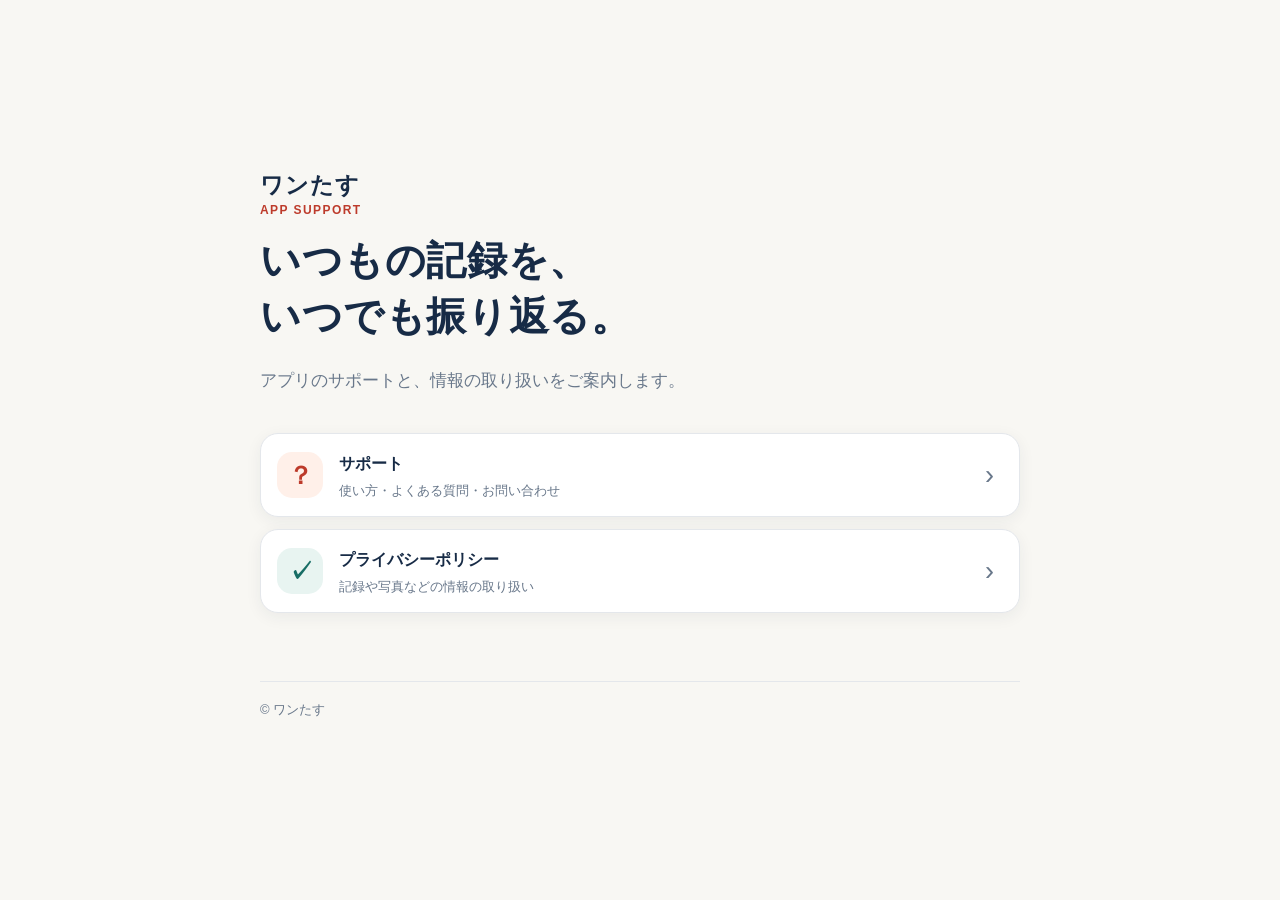
<file: index.html>
<!doctype html>
<html lang="ja">
<head>
  <meta charset="utf-8">
  <meta name="viewport" content="width=device-width, initial-scale=1">
  <meta name="description" content="ワンたすのプライバシーポリシーとサポート情報です。">
  <meta name="theme-color" content="#f8f7f3">
  <title>ワンたす｜サポートとプライバシー</title>
  <link rel="stylesheet" href="styles.css">
</head>
<body>
  <main class="home">
    <a class="brand" href="./" aria-label="ワンたす ホーム">ワンたす</a>
    <p class="eyebrow">APP SUPPORT</p>
    <h1>いつもの記録を、<br>いつでも振り返る。</h1>
    <p class="lead">アプリのサポートと、情報の取り扱いをご案内します。</p>
    <nav class="link-list" aria-label="ページ一覧">
      <a class="link-card" href="support/">
        <span class="link-icon" aria-hidden="true">？</span>
        <span><strong>サポート</strong><small>使い方・よくある質問・お問い合わせ</small></span>
        <span class="arrow" aria-hidden="true">›</span>
      </a>
      <a class="link-card" href="privacy/">
        <span class="link-icon privacy" aria-hidden="true">✓</span>
        <span><strong>プライバシーポリシー</strong><small>記録や写真などの情報の取り扱い</small></span>
        <span class="arrow" aria-hidden="true">›</span>
      </a>
    </nav>
    <footer>© ワンたす</footer>
  </main>
</body>
</html>
</file>
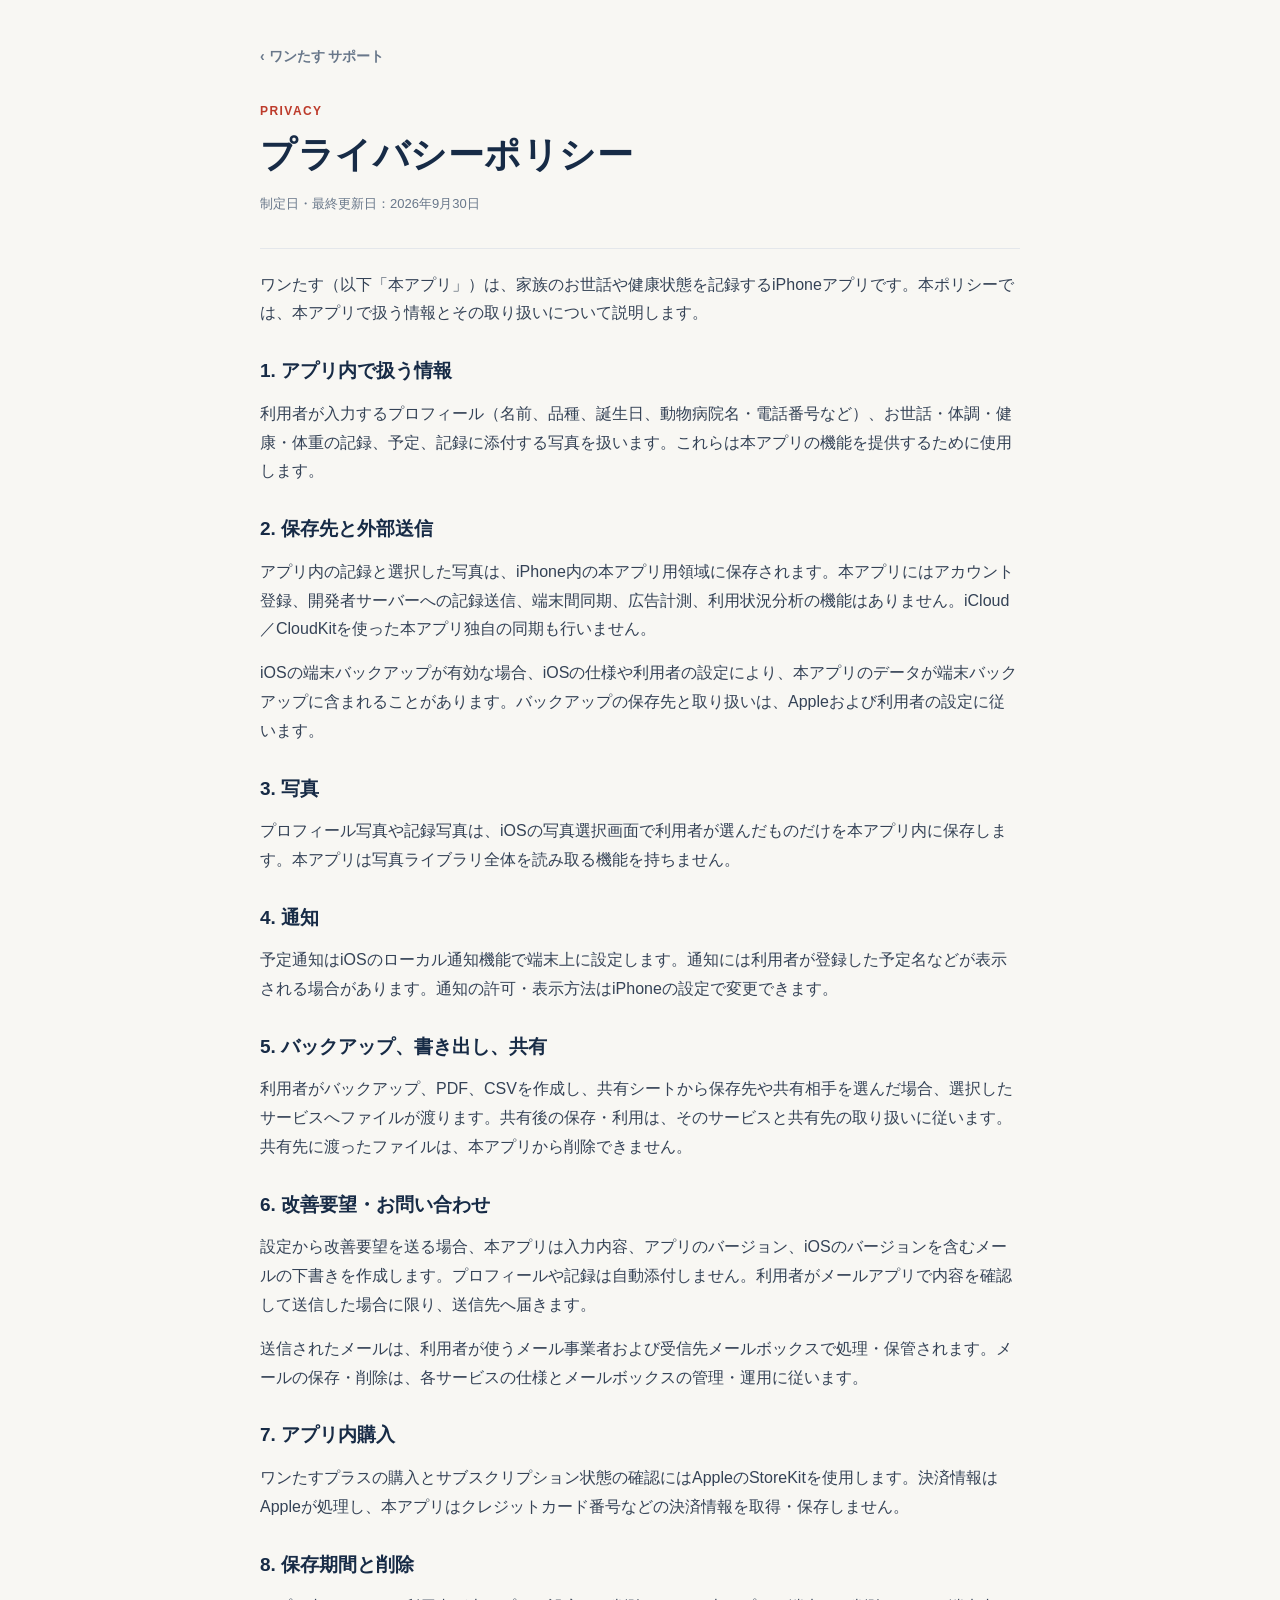
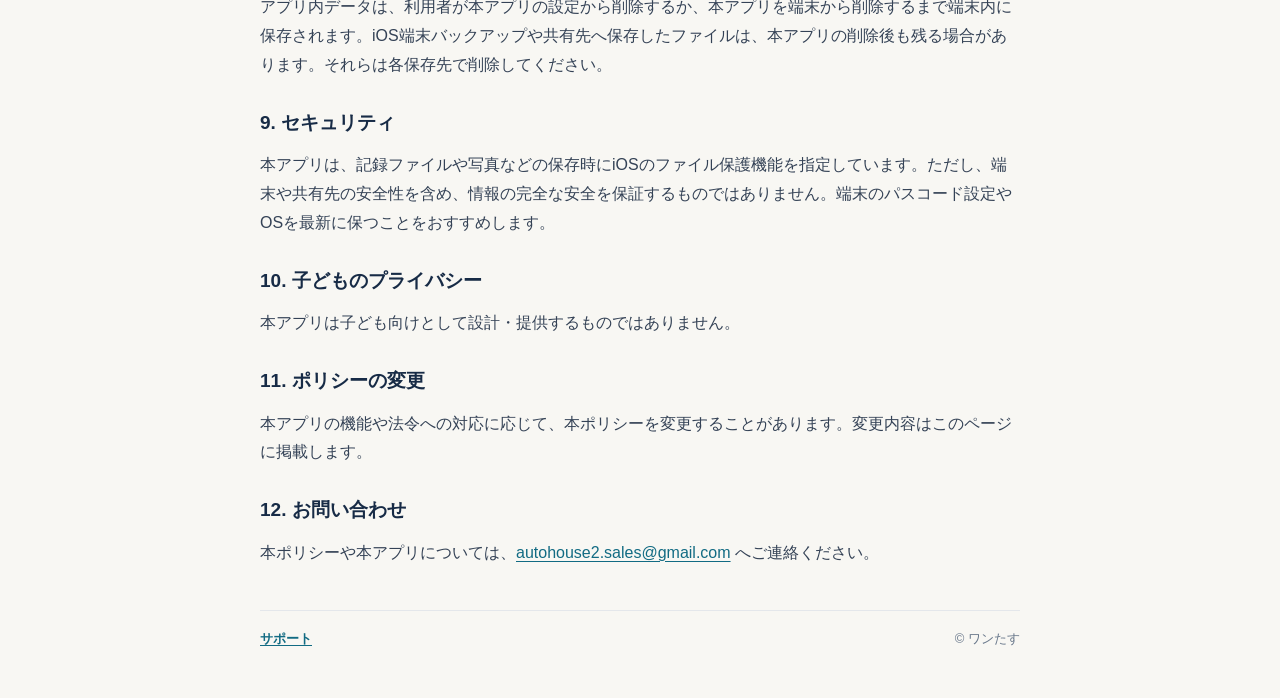
<file: privacy/index.html>
<!doctype html>
<html lang="ja">
<head>
  <meta charset="utf-8">
  <meta name="viewport" content="width=device-width, initial-scale=1">
  <meta name="description" content="ワンたすで扱うプロフィール、お世話・健康記録、写真、通知、アプリ内購入などの情報について説明します。">
  <meta name="theme-color" content="#f8f7f3">
  <title>プライバシーポリシー｜ワンたす</title>
  <link rel="canonical" href="https://wantasu.sfdig.jp/privacy/">
  <link rel="stylesheet" href="../styles.css">
</head>
<body>
  <main class="document">
    <a class="back" href="../">‹ ワンたす サポート</a>
    <header class="page-header">
      <p class="eyebrow">PRIVACY</p>
      <h1>プライバシーポリシー</h1>
      <p class="updated">制定日・最終更新日：2026年9月30日</p>
    </header>
    <p>ワンたす（以下「本アプリ」）は、家族のお世話や健康状態を記録するiPhoneアプリです。本ポリシーでは、本アプリで扱う情報とその取り扱いについて説明します。</p>

    <h2>1. アプリ内で扱う情報</h2>
    <p>利用者が入力するプロフィール（名前、品種、誕生日、動物病院名・電話番号など）、お世話・体調・健康・体重の記録、予定、記録に添付する写真を扱います。これらは本アプリの機能を提供するために使用します。</p>

    <h2>2. 保存先と外部送信</h2>
    <p>アプリ内の記録と選択した写真は、iPhone内の本アプリ用領域に保存されます。本アプリにはアカウント登録、開発者サーバーへの記録送信、端末間同期、広告計測、利用状況分析の機能はありません。iCloud／CloudKitを使った本アプリ独自の同期も行いません。</p>
    <p>iOSの端末バックアップが有効な場合、iOSの仕様や利用者の設定により、本アプリのデータが端末バックアップに含まれることがあります。バックアップの保存先と取り扱いは、Appleおよび利用者の設定に従います。</p>

    <h2>3. 写真</h2>
    <p>プロフィール写真や記録写真は、iOSの写真選択画面で利用者が選んだものだけを本アプリ内に保存します。本アプリは写真ライブラリ全体を読み取る機能を持ちません。</p>

    <h2>4. 通知</h2>
    <p>予定通知はiOSのローカル通知機能で端末上に設定します。通知には利用者が登録した予定名などが表示される場合があります。通知の許可・表示方法はiPhoneの設定で変更できます。</p>

    <h2>5. バックアップ、書き出し、共有</h2>
    <p>利用者がバックアップ、PDF、CSVを作成し、共有シートから保存先や共有相手を選んだ場合、選択したサービスへファイルが渡ります。共有後の保存・利用は、そのサービスと共有先の取り扱いに従います。共有先に渡ったファイルは、本アプリから削除できません。</p>

    <h2>6. 改善要望・お問い合わせ</h2>
    <p>設定から改善要望を送る場合、本アプリは入力内容、アプリのバージョン、iOSのバージョンを含むメールの下書きを作成します。プロフィールや記録は自動添付しません。利用者がメールアプリで内容を確認して送信した場合に限り、送信先へ届きます。</p>
    <p>送信されたメールは、利用者が使うメール事業者および受信先メールボックスで処理・保管されます。メールの保存・削除は、各サービスの仕様とメールボックスの管理・運用に従います。</p>

    <h2>7. アプリ内購入</h2>
    <p>ワンたすプラスの購入とサブスクリプション状態の確認にはAppleのStoreKitを使用します。決済情報はAppleが処理し、本アプリはクレジットカード番号などの決済情報を取得・保存しません。</p>

    <h2>8. 保存期間と削除</h2>
    <p>アプリ内データは、利用者が本アプリの設定から削除するか、本アプリを端末から削除するまで端末内に保存されます。iOS端末バックアップや共有先へ保存したファイルは、本アプリの削除後も残る場合があります。それらは各保存先で削除してください。</p>

    <h2>9. セキュリティ</h2>
    <p>本アプリは、記録ファイルや写真などの保存時にiOSのファイル保護機能を指定しています。ただし、端末や共有先の安全性を含め、情報の完全な安全を保証するものではありません。端末のパスコード設定やOSを最新に保つことをおすすめします。</p>

    <h2>10. 子どものプライバシー</h2>
    <p>本アプリは子ども向けとして設計・提供するものではありません。</p>

    <h2>11. ポリシーの変更</h2>
    <p>本アプリの機能や法令への対応に応じて、本ポリシーを変更することがあります。変更内容はこのページに掲載します。</p>

    <h2>12. お問い合わせ</h2>
    <p>本ポリシーや本アプリについては、<a href="mailto:autohouse2.sales@gmail.com?subject=%E3%83%AF%E3%83%B3%E3%81%9F%E3%81%99%20%E3%81%AE%E3%81%8A%E5%95%8F%E3%81%84%E5%90%88%E3%82%8F%E3%81%9B">autohouse2.sales@gmail.com</a> へご連絡ください。</p>
    <footer><a href="../support/">サポート</a><span>© ワンたす</span></footer>
  </main>
</body>
</html>
</file>
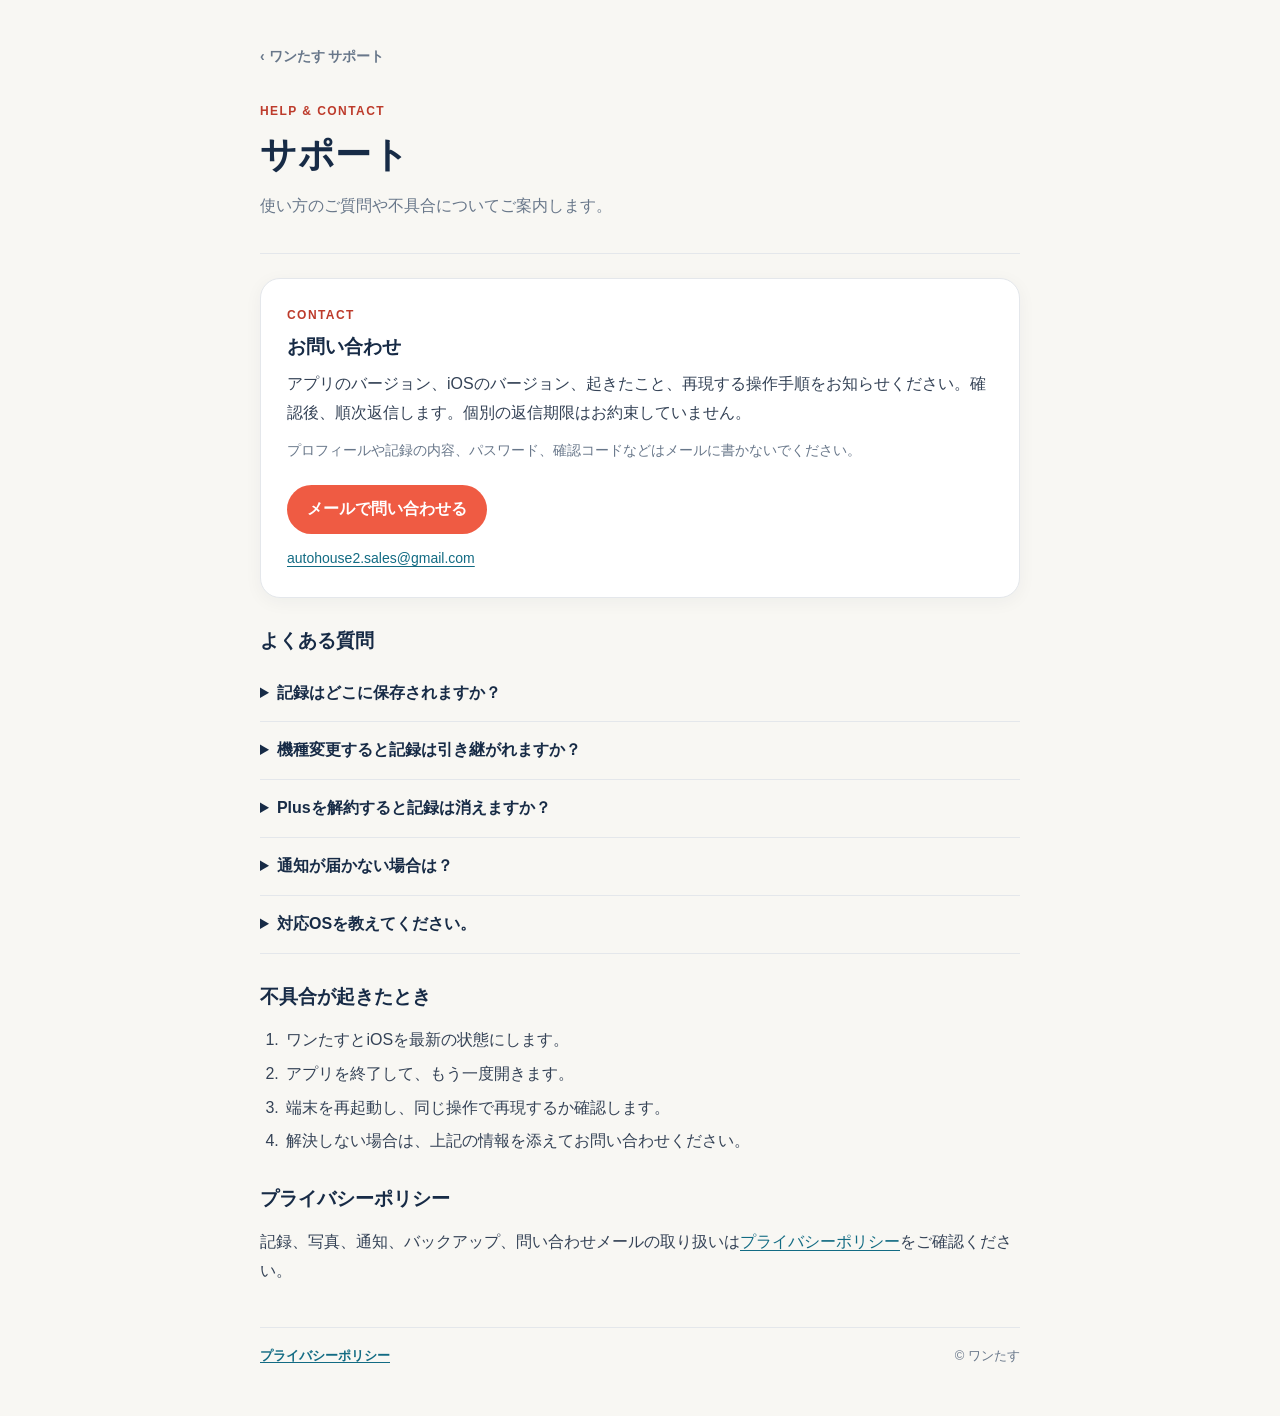
<file: support/index.html>
<!doctype html>
<html lang="ja">
<head>
  <meta charset="utf-8">
  <meta name="viewport" content="width=device-width, initial-scale=1">
  <meta name="description" content="ワンたすの使い方、よくある質問、不具合時の確認方法、お問い合わせ先をご案内します。">
  <meta name="theme-color" content="#f8f7f3">
  <title>サポート｜ワンたす</title>
  <link rel="canonical" href="https://wantasu.sfdig.jp/support/">
  <link rel="stylesheet" href="../styles.css">
</head>
<body>
  <main class="document">
    <a class="back" href="../">‹ ワンたす サポート</a>
    <header class="page-header">
      <p class="eyebrow">HELP & CONTACT</p>
      <h1>サポート</h1>
      <p>使い方のご質問や不具合についてご案内します。</p>
    </header>

    <section class="contact-card">
      <p class="eyebrow">CONTACT</p>
      <h2>お問い合わせ</h2>
      <p>アプリのバージョン、iOSのバージョン、起きたこと、再現する操作手順をお知らせください。確認後、順次返信します。個別の返信期限はお約束していません。</p>
      <p class="privacy-note">プロフィールや記録の内容、パスワード、確認コードなどはメールに書かないでください。</p>
      <a class="button" href="mailto:autohouse2.sales@gmail.com?subject=%E3%83%AF%E3%83%B3%E3%81%9F%E3%81%99%20%E3%82%B5%E3%83%9D%E3%83%BC%E3%83%88">メールで問い合わせる</a>
      <p class="email-address"><a href="mailto:autohouse2.sales@gmail.com">autohouse2.sales@gmail.com</a></p>
    </section>

    <h2>よくある質問</h2>
    <details><summary>記録はどこに保存されますか？</summary><p>プロフィール、写真、記録、予定はiPhone内に保存されます。本アプリ独自のアカウント登録や端末間同期はありません。必要に応じて設定からバックアップを作成してください。</p></details>
    <details><summary>機種変更すると記録は引き継がれますか？</summary><p>設定から作成したバックアップを新しい端末で選び、復元してください。復元すると、現在のアプリ内データは選択したバックアップの内容に置き換わります。復元前に内容を確認してください。</p></details>
    <details><summary>Plusを解約すると記録は消えますか？</summary><p>サブスクリプションの終了で保存済みの記録は削除されません。無料で利用できる範囲に戻ります。解約手続きはiPhoneのApple Accountのサブスクリプション管理から行ってください。</p></details>
    <details><summary>通知が届かない場合は？</summary><p>iPhoneの「設定」からワンたすの通知が許可されているか確認してください。アプリ内の予定日時や通知設定もあわせてご確認ください。</p></details>
    <details><summary>対応OSを教えてください。</summary><p>iOS 17以降に対応しています。</p></details>

    <h2>不具合が起きたとき</h2>
    <ol>
      <li>ワンたすとiOSを最新の状態にします。</li>
      <li>アプリを終了して、もう一度開きます。</li>
      <li>端末を再起動し、同じ操作で再現するか確認します。</li>
      <li>解決しない場合は、上記の情報を添えてお問い合わせください。</li>
    </ol>

    <h2>プライバシーポリシー</h2>
    <p>記録、写真、通知、バックアップ、問い合わせメールの取り扱いは<a href="../privacy/">プライバシーポリシー</a>をご確認ください。</p>
    <footer><a href="../privacy/">プライバシーポリシー</a><span>© ワンたす</span></footer>
  </main>
</body>
</html>
</file>
<file: styles.css>
:root {
  color-scheme: light;
  --ink: #172b46;
  --body: #344256;
  --muted: #68778a;
  --line: #e4e7eb;
  --paper: #f8f7f3;
  --card: #fff;
  --accent: #ef5b43;
  --accent-dark: #bd3b2b;
}
* { box-sizing: border-box; }
html { background: var(--paper); scroll-behavior: smooth; }
body { margin: 0; color: var(--body); font: 16px/1.8 -apple-system, BlinkMacSystemFont, "Hiragino Sans", "Yu Gothic UI", "Yu Gothic", Meiryo, sans-serif; -webkit-text-size-adjust: 100%; }
a { color: #126b83; text-underline-offset: .18em; }
a:focus-visible, summary:focus-visible { outline: 3px solid #167e9b; outline-offset: 3px; border-radius: 5px; }
.document, .home { width: min(100% - 36px, 760px); margin: 0 auto; padding: 28px 0 48px; }
.home { min-height: 100svh; display: flex; flex-direction: column; justify-content: center; }
.brand { display: inline-block; width: fit-content; color: var(--ink); font-size: 23px; line-height: 1.2; font-weight: 850; letter-spacing: .05em; text-decoration: none; }
.eyebrow { margin: 0 0 7px; color: var(--accent-dark); font-size: 12px; font-weight: 800; letter-spacing: .12em; }
h1, h2 { color: var(--ink); line-height: 1.4; }
h1 { margin: 4px 0 12px; font-size: clamp(28px, 7vw, 40px); letter-spacing: .015em; }
h2 { margin: 34px 0 10px; font-size: 21px; }
p { margin: 10px 0; }
.lead { max-width: 34em; color: var(--muted); font-size: 17px; }
.link-list { display: grid; gap: 12px; margin: 26px 0; }
.link-card { display: grid; grid-template-columns: 48px minmax(0,1fr) 18px; gap: 14px; align-items: center; padding: 16px; border: 1px solid var(--line); border-radius: 18px; background: var(--card); color: var(--ink); text-decoration: none; box-shadow: 0 4px 16px #1b2f4610; }
.link-card strong, .link-card small { display: block; }
.link-card strong { font-size: 16px; }
.link-card small { margin-top: 2px; color: var(--muted); font-size: 13px; line-height: 1.5; }
.link-icon { display: grid; width: 46px; height: 46px; place-items: center; border-radius: 15px; background: #fff0e9; color: var(--accent-dark); font-size: 25px; font-weight: 800; }
.link-icon.privacy { background: #e8f4f1; color: #176d65; }
.arrow { color: var(--muted); font-size: 27px; }
.back { display: inline-block; margin: 0 0 22px; color: var(--muted); font-size: 14px; font-weight: 650; text-decoration: none; }
.page-header { padding: 10px 0 22px; border-bottom: 1px solid var(--line); margin-bottom: 22px; }
.page-header h1 { font-size: clamp(27px, 6vw, 36px); }
.page-header p:last-child { color: var(--muted); }
.updated { font-size: 13px; }
.document > p { margin: 15px 0; }
.document h2 { margin-top: 30px; font-size: 19px; }
.contact-card { margin: 24px 0 30px; padding: 21px; border: 1px solid var(--line); border-radius: 20px; background: var(--card); box-shadow: 0 4px 18px #1b2f460c; }
.contact-card h2 { margin: 0 0 8px; }
.privacy-note { color: var(--muted); font-size: 14px; }
.button { display: inline-flex; min-height: 48px; align-items: center; justify-content: center; margin: 12px 0 2px; padding: 10px 20px; border-radius: 999px; background: var(--accent); color: #fff; font-weight: 750; text-decoration: none; }
.button:hover { background: var(--accent-dark); }
.email-address { margin-bottom: 0; font-size: 14px; }
details { padding: 14px 0; border-bottom: 1px solid var(--line); }
summary { color: var(--ink); font-weight: 720; cursor: pointer; }
details p { margin: 10px 0 0; color: var(--body); }
ol { padding-left: 1.45em; }
li { padding-left: .2em; margin: 5px 0; }
footer { display: flex; justify-content: space-between; gap: 16px; align-items: center; margin-top: 42px; padding-top: 16px; border-top: 1px solid var(--line); color: var(--muted); font-size: 13px; }
footer a { font-weight: 650; }
@media (min-width: 600px) { .document, .home { width: min(100% - 64px, 760px); padding-top: 42px; } .contact-card { padding: 26px; } }
@media (prefers-reduced-motion: reduce) { html { scroll-behavior: auto; } }
</file>
